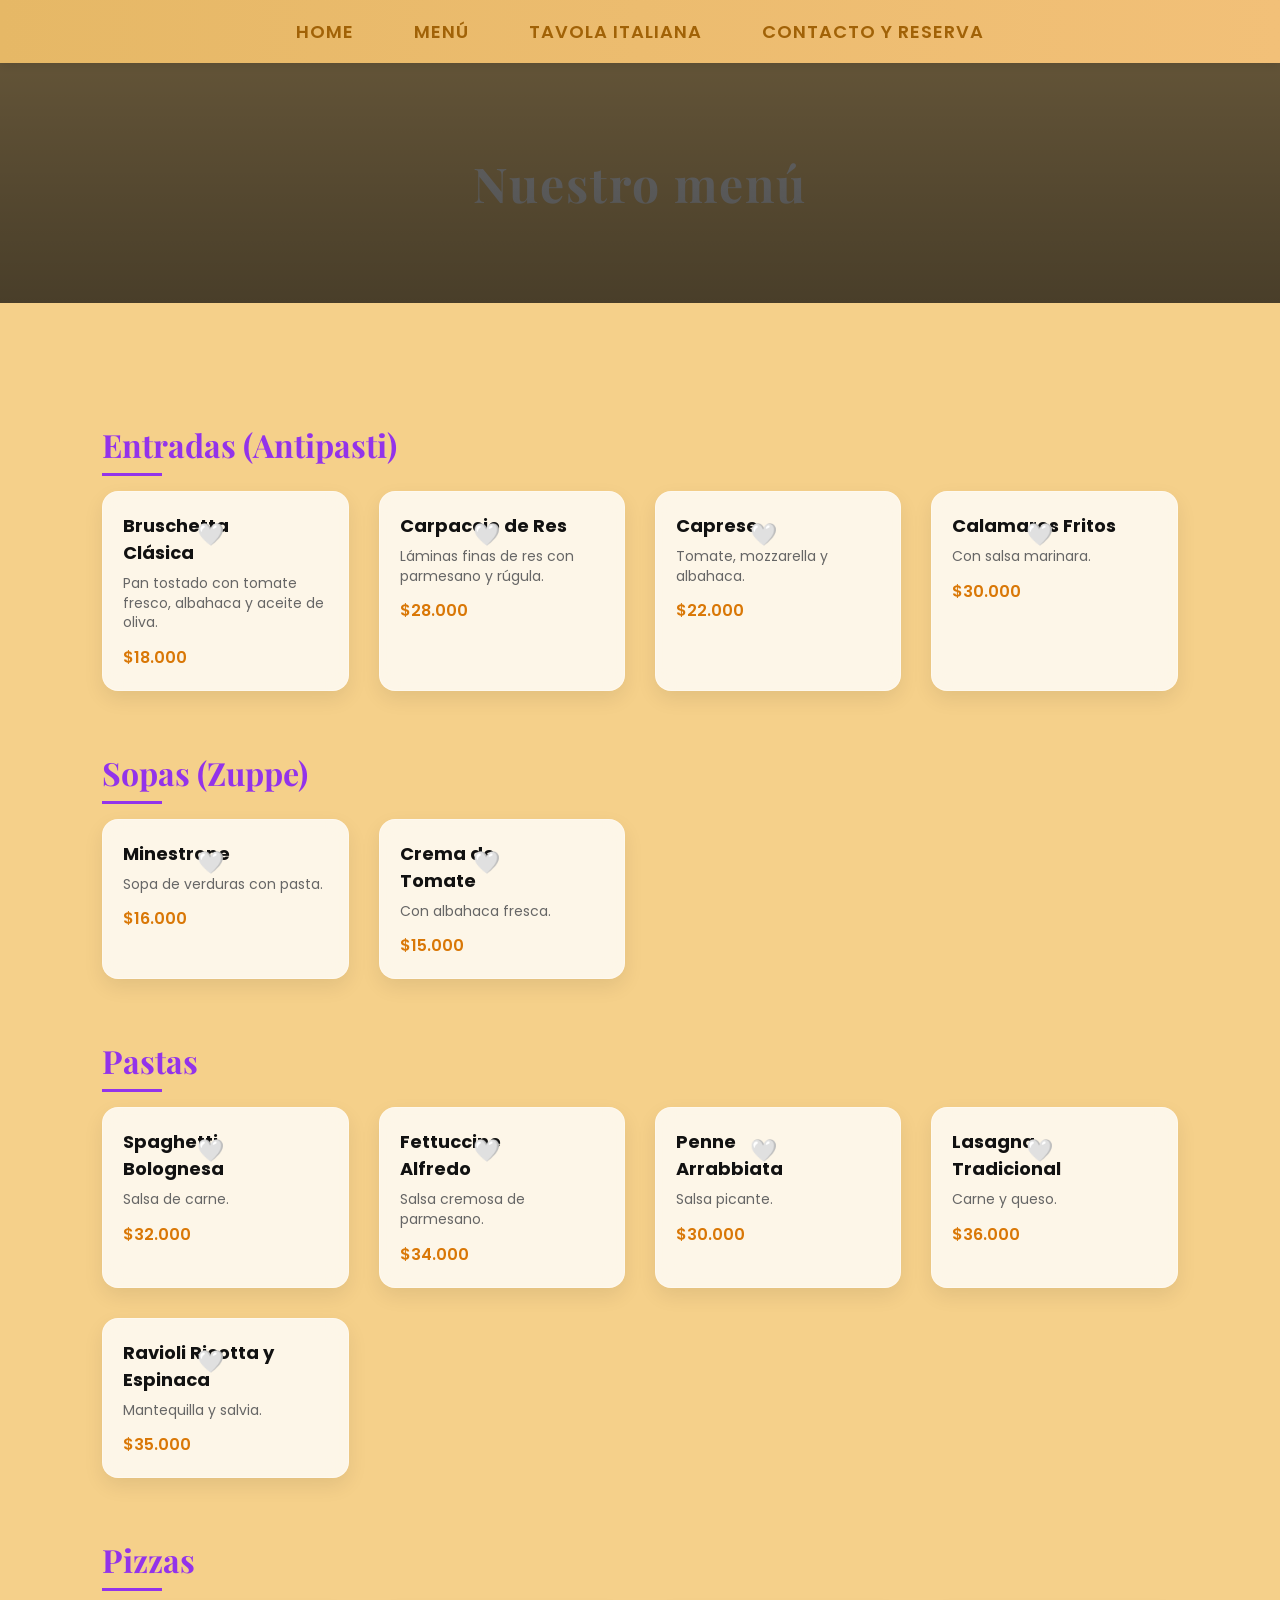
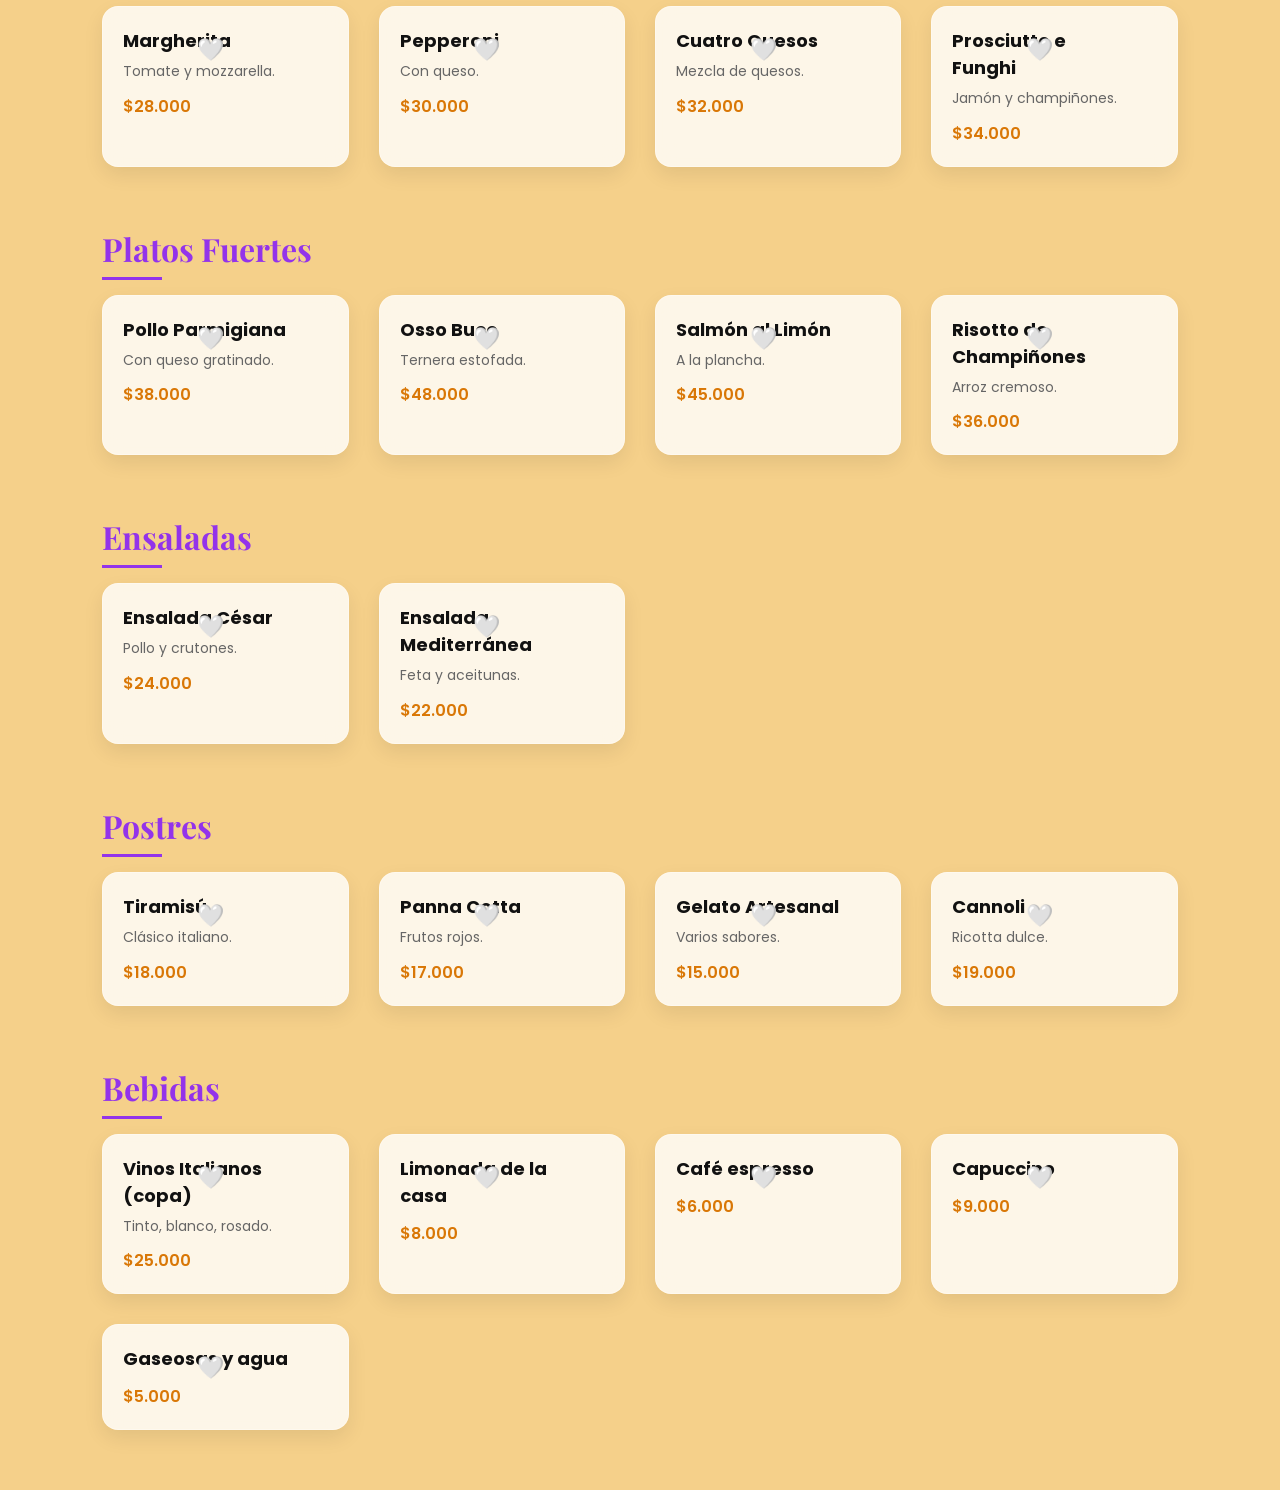
<file: menu.html>
<!doctype html>
<html lang="es">
<head>
    <meta charset="UTF-8" />
    <meta name="viewport" content="width=device-width, initial-scale=1.0" />
    <title>Menú - Tavola Italiana</title>

    <!-- Fonts -->
    <link href="https://fonts.googleapis.com/css2?family=Poppins:wght@300;400;600&family=Playfair+Display:wght@600&display=swap" rel="stylesheet" />

    <!-- CSS Externo -->
    <link rel="stylesheet" href="css/style.css" />
</head>

<body>
    <header>
        <a href="index.html">HOME</a>
        <a href="#">MENÚ</a>
        <a>TAVOLA ITALIANA</a>
        <a href="ContactoyReservas.html">CONTACTO Y RESERVA</a>
    </header>

    <section class="hero-menu">
        <h1>Nuestro menú</h1>
    </section>

    <section class="section">
        <div id="menu-container"></div>
    </section>

    <script src="js/app.js"></script>
</body>
</html>
</file>
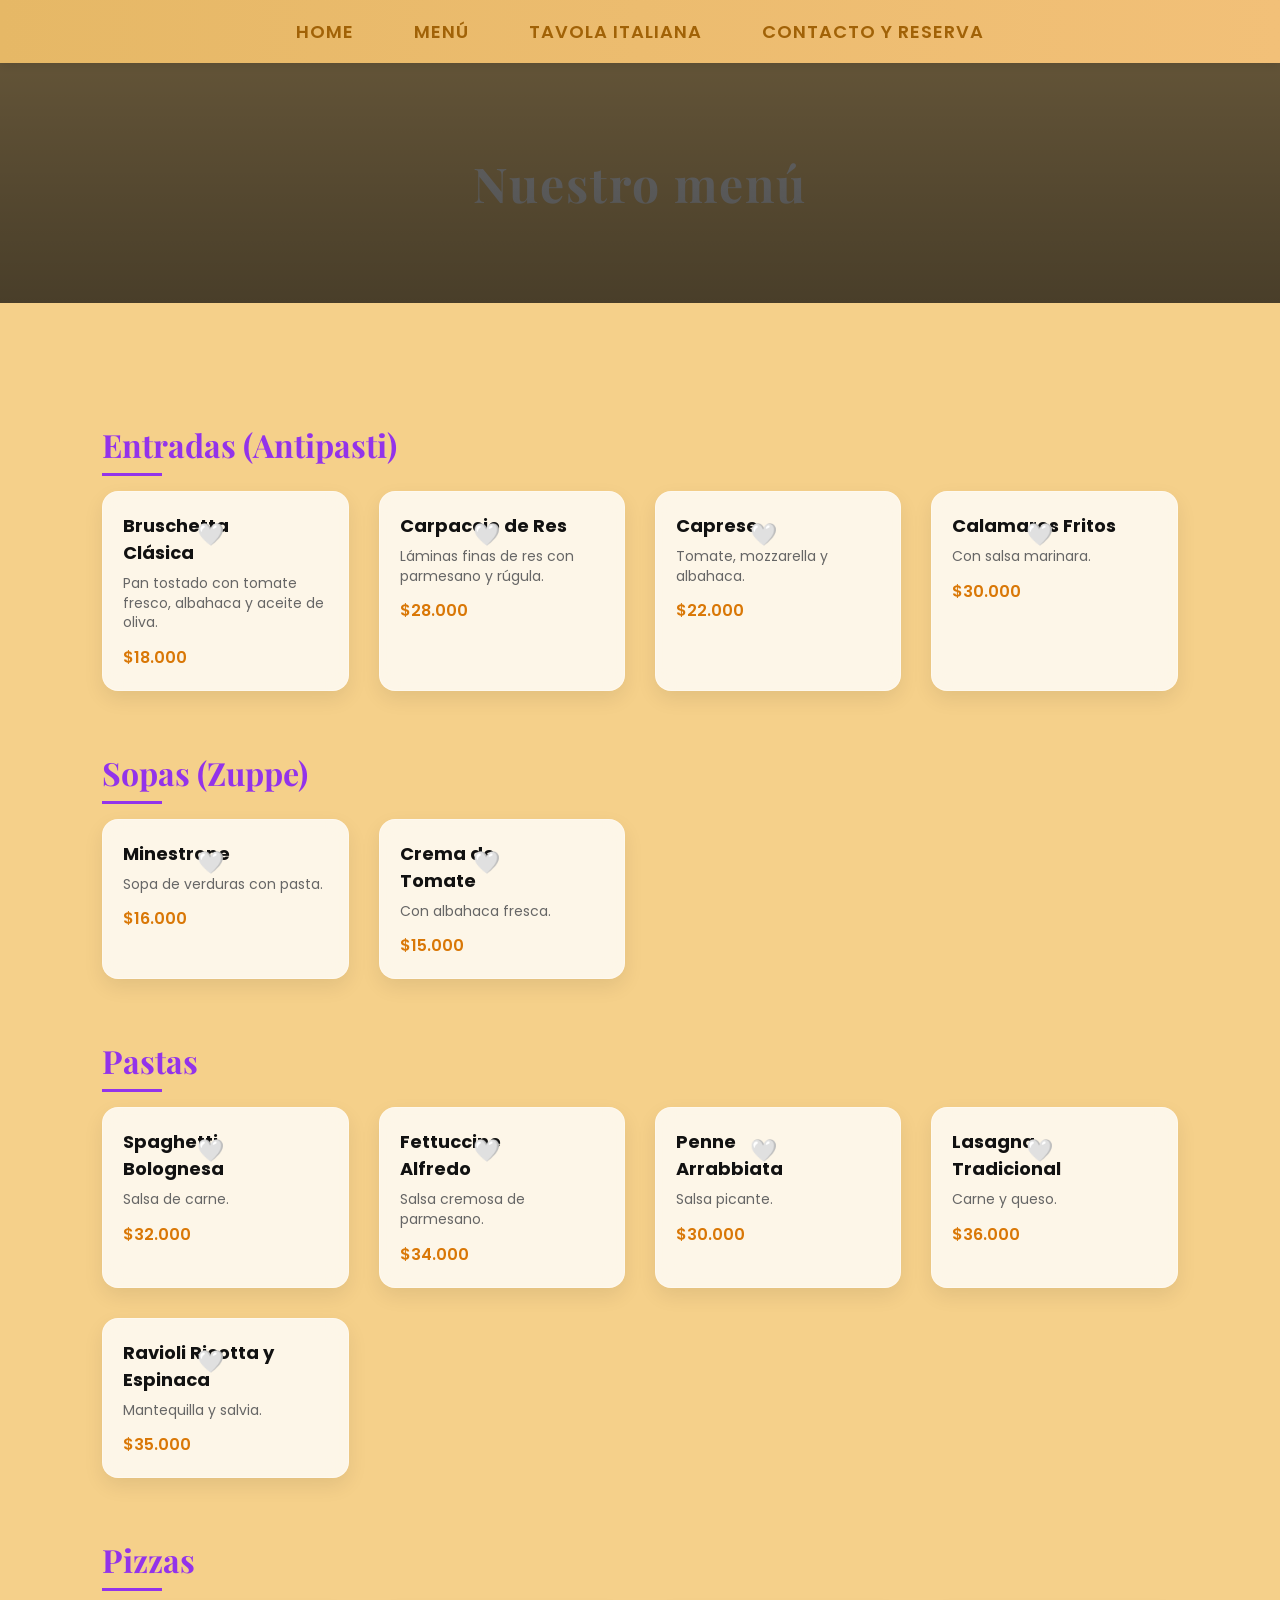
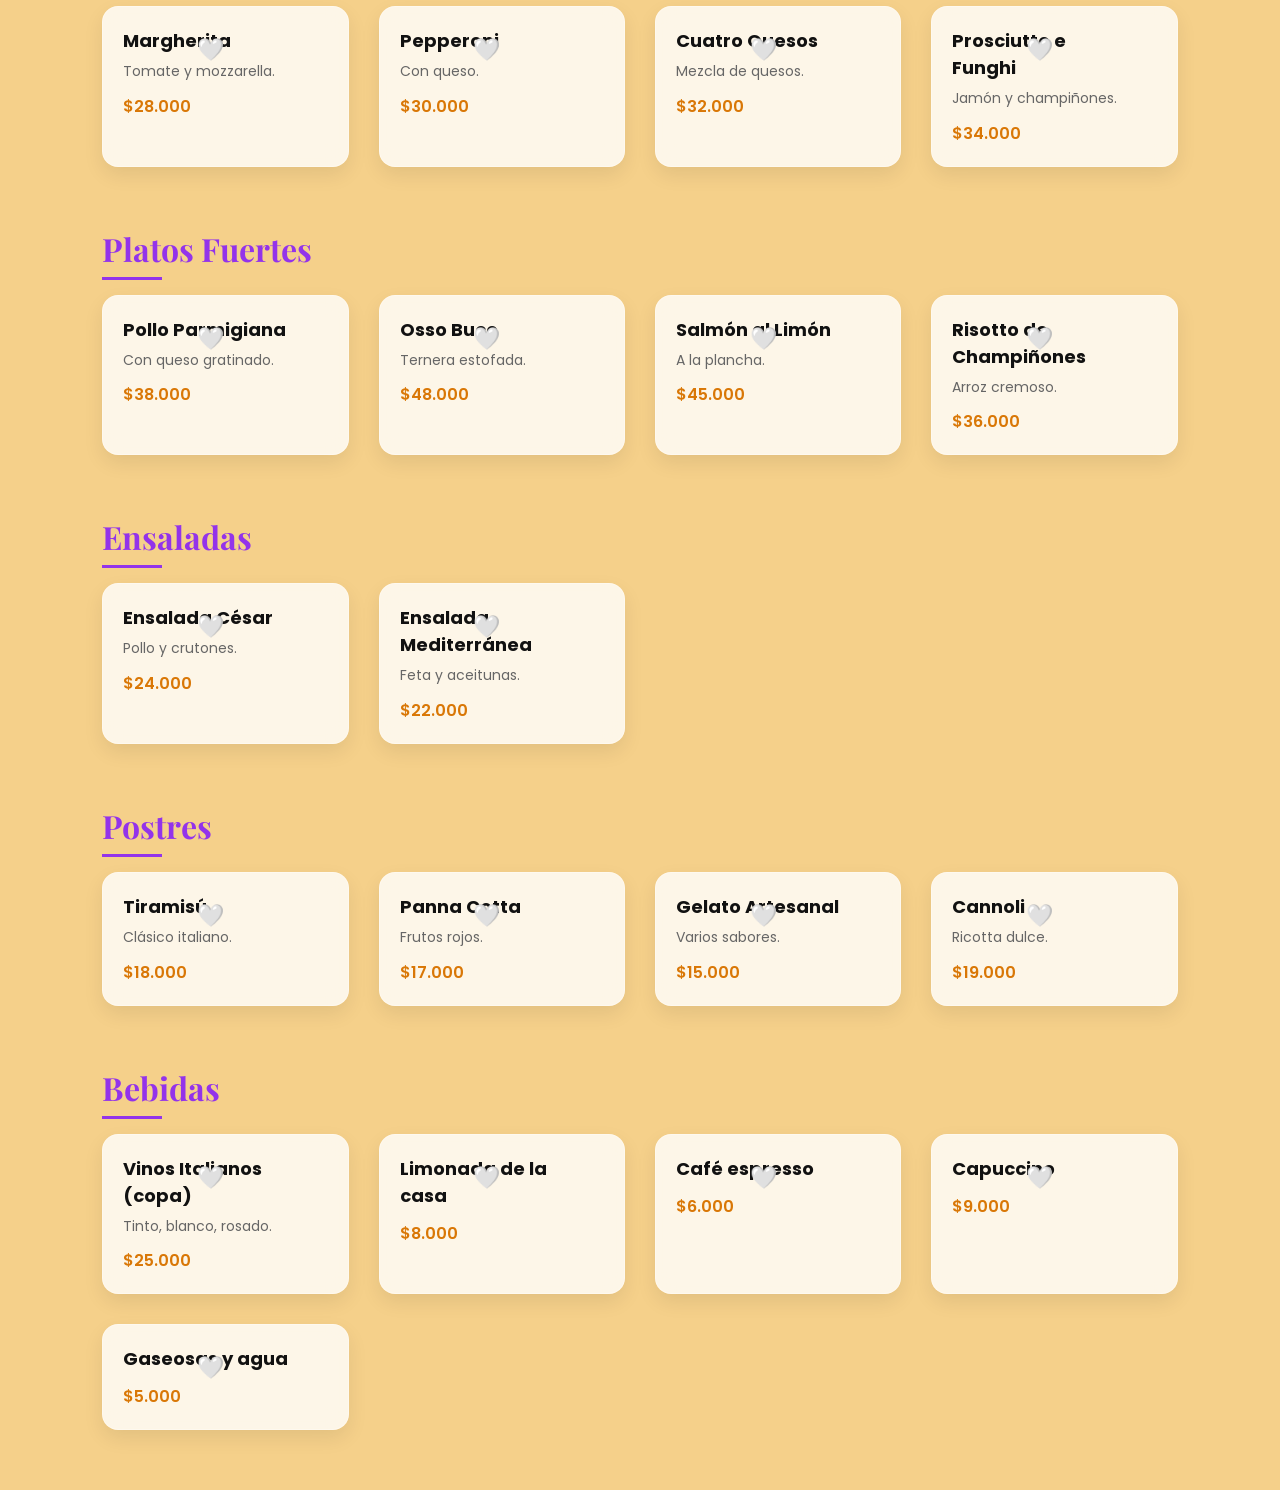
<file: menucorazon.html>
<!DOCTYPE html>
<html lang="es">
<head>
    <meta charset="UTF-8">
    <meta name="viewport" content="width=device-width, initial-scale=1.0">
    <title>Menú del Corazón - Tavola Italiana</title>

    <!-- Fonts -->
    <link href="https://fonts.googleapis.com/css2?family=Poppins:wght@300;400;600&family=Playfair+Display:wght@600&display=swap" rel="stylesheet">

    <!-- CSS Externo -->
    <link rel="stylesheet" href="css/style.css">
</head>

<body>

    <header>
        <a href="index.html">HOME</a>
        <a href="menucorazon.html">MENÚ</a>
        <a>TAVOLA ITALIANA</a>
        <a href="ContactoyReservas.html">CONTACTO Y RESERVA</a>
    </header>

    <section class="hero-menu">
        <h1>Nuestro menú</h1>
    </section>

    <section class="section">
        <div id="menu-container"></div>
    </section>

    <script src="js/app.js"></script>

</body>
</html>
</file>
<file: css/style.css>
/* ====================== ESTILOS GENERALES ====================== */
* {
    margin: 0;
    padding: 0;
    box-sizing: border-box;
}

body {
    font-family: 'Poppins', sans-serif;
    background: #f5d08a;
    color: #222;
}

/* ====================== NAVBAR ====================== */
header {
    background: linear-gradient(90deg, #e6b866, #f2c078);
    display: flex;
    justify-content: center;
    gap: 60px;
    padding: 18px;
    font-weight: 600;
    letter-spacing: 1px;
    box-shadow: 0 2px 10px rgba(0,0,0,0.1);
}

header a {
    text-decoration: none;
    color: #a16207;
    font-size: 18px;
    transition: 0.3s;
}

header a:hover {
    color: #000;
}

/* ====================== HOME ====================== */
.hero {
    position: relative;
    height: 90vh;
    background: url('https://images.unsplash.com/photo-1608756687911-aa1599ab3bd9') center/cover no-repeat;
    display: flex;
    align-items: center;
    padding-left: 60px;
}

.hero h1 {
    font-size: 60px;
    color: black;
    text-shadow: 2px 2px 0 white;
}

.hero h1 span {
    display: block;
}

.social {
    position: absolute;
    left: 10px;
    top: 50%;
    transform: translateY(-50%);
    display: flex;
    flex-direction: column;
    gap: 15px;
    font-size: 24px;
    color: #d97706;
}

/* ====================== CONTACTO Y RESERVAS ====================== */
.container {
    max-width: 900px;
    margin: 50px auto;
    background: white;
    padding: 40px;
    border-radius: 20px;
    box-shadow: 0 10px 30px rgba(0,0,0,0.1);
    display: grid;
    grid-template-columns: 1fr 1fr;
    gap: 40px;
}

.info-side h2, .form-side h2 {
    font-family: 'Playfair Display', serif;
    font-size: 32px;
    color: #a16207;
    margin-bottom: 20px;
}

.info-side p {
    margin-bottom: 15px;
    color: #555;
}

.info-side i {
    color: #d97706;
    margin-right: 10px;
    width: 20px;
}

.form-group {
    margin-bottom: 15px;
    position: relative;
}

label {
    display: block;
    font-size: 14px;
    margin-bottom: 5px;
    font-weight: 600;
}

input, select, textarea {
    width: 100%;
    padding: 12px;
    border: 1px solid #ddd;
    border-radius: 8px;
    font-family: inherit;
    outline: none;
    transition: 0.3s;
}

input:focus, select:focus, textarea:focus {
    border-color: #d97706;
    box-shadow: 0 0 5px rgba(217, 119, 6, 0.3);
}

.error-msg {
    color: #dc2626;
    font-size: 12px;
    margin-top: 4px;
    display: none;
}

button {
    width: 100%;
    padding: 15px;
    background-color: #d97706;
    color: white;
    border: none;
    border-radius: 8px;
    font-weight: bold;
    cursor: pointer;
    transition: 0.3s;
    font-size: 16px;
}

button:hover {
    background-color: #a16207;
    transform: translateY(-2px);
}

/* ====================== MENÚ (menu.html y menucorazon.html) ====================== */
.hero-menu {
    height: 240px;
    background: url('https://images.unsplash.com/photo-1513104890138-7c749659a591') center/cover no-repeat;
    display: flex;
    justify-content: center;
    align-items: center;
    position: relative;
}

.hero-menu::after {
    content: "";
    position: absolute;
    width: 100%;
    height: 100%;
    background: linear-gradient(rgba(0,0,0,0.6), rgba(0,0,0,0.7));
}

.hero-menu h1 {
    position: relative;
    color: white;
    font-size: 48px;
    font-family: 'Playfair Display', serif;
    letter-spacing: 2px;
}

.section {
    padding: 60px 8%;
}

.section h2 {
    font-family: 'Playfair Display', serif;
    font-size: 32px;
    color: #9333ea;
    margin: 60px 0 25px;
    position: relative;
}

.section h2::after {
    content: "";
    width: 60px;
    height: 3px;
    background: #9333ea;
    position: absolute;
    left: 0;
    bottom: -10px;
}

.grid {
    display: grid;
    grid-template-columns: repeat(4, 1fr);
    gap: 30px;
}

.card {
    background: rgba(255,255,255,0.8);
    backdrop-filter: blur(10px);
    border-radius: 16px;
    padding: 20px;
    transition: all 0.3s ease;
    box-shadow: 0 8px 20px rgba(0,0,0,0.08);
    border: 1px solid rgba(255,255,255,0.3);
    position: relative;
}

.card:hover {
    transform: translateY(-8px) scale(1.02);
    box-shadow: 0 15px 30px rgba(0,0,0,0.15);
}

.card h3 {
    font-size: 18px;
    margin-bottom: 8px;
    margin-right: 35px;
    color: #111;
}

.card p {
    font-size: 14px;
    color: #666;
    line-height: 1.4;
}

.price {
    margin-top: 12px;
    font-weight: 600;
    color: #d97706;
    font-size: 16px;
}

/* Botón Favorito (corazón) */
.btn-fav {
    position: absolute;
    top: 15px;
    right: 15px;
    background: none;
    border: none;
    font-size: 22px;
    cursor: pointer;
    transition: transform 0.2s;
}

.btn-fav:hover {
    transform: scale(1.3);
}

/* RESPONSIVE */
@media (max-width: 1000px) {
    .grid {
        grid-template-columns: repeat(2, 1fr);
    }
}

@media (max-width: 768px) {
    .container {
        grid-template-columns: 1fr;
        margin: 20px;
        padding: 25px;
    }
    header {
        gap: 20px;
        font-size: 14px;
    }
    .hero-menu h1 {
        font-size: 32px;
        text-align: center;
    }
}
</file>
